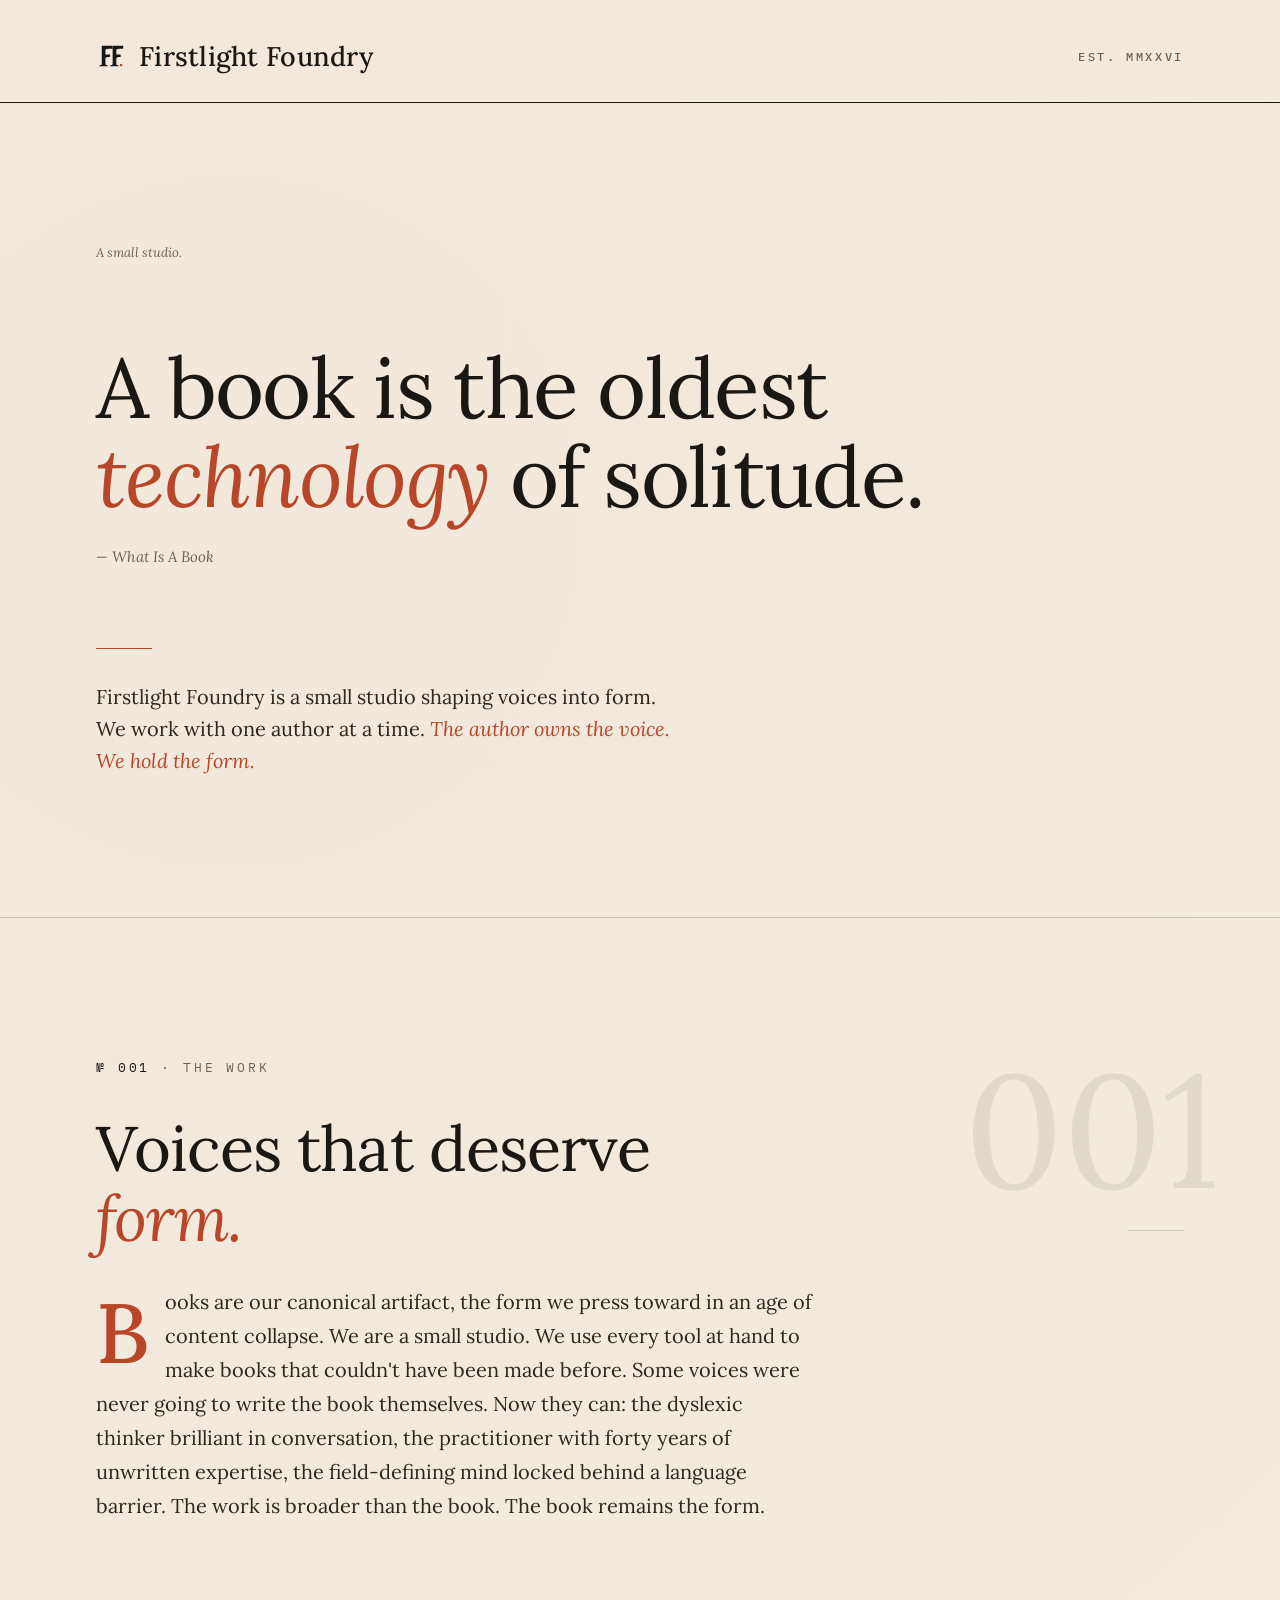
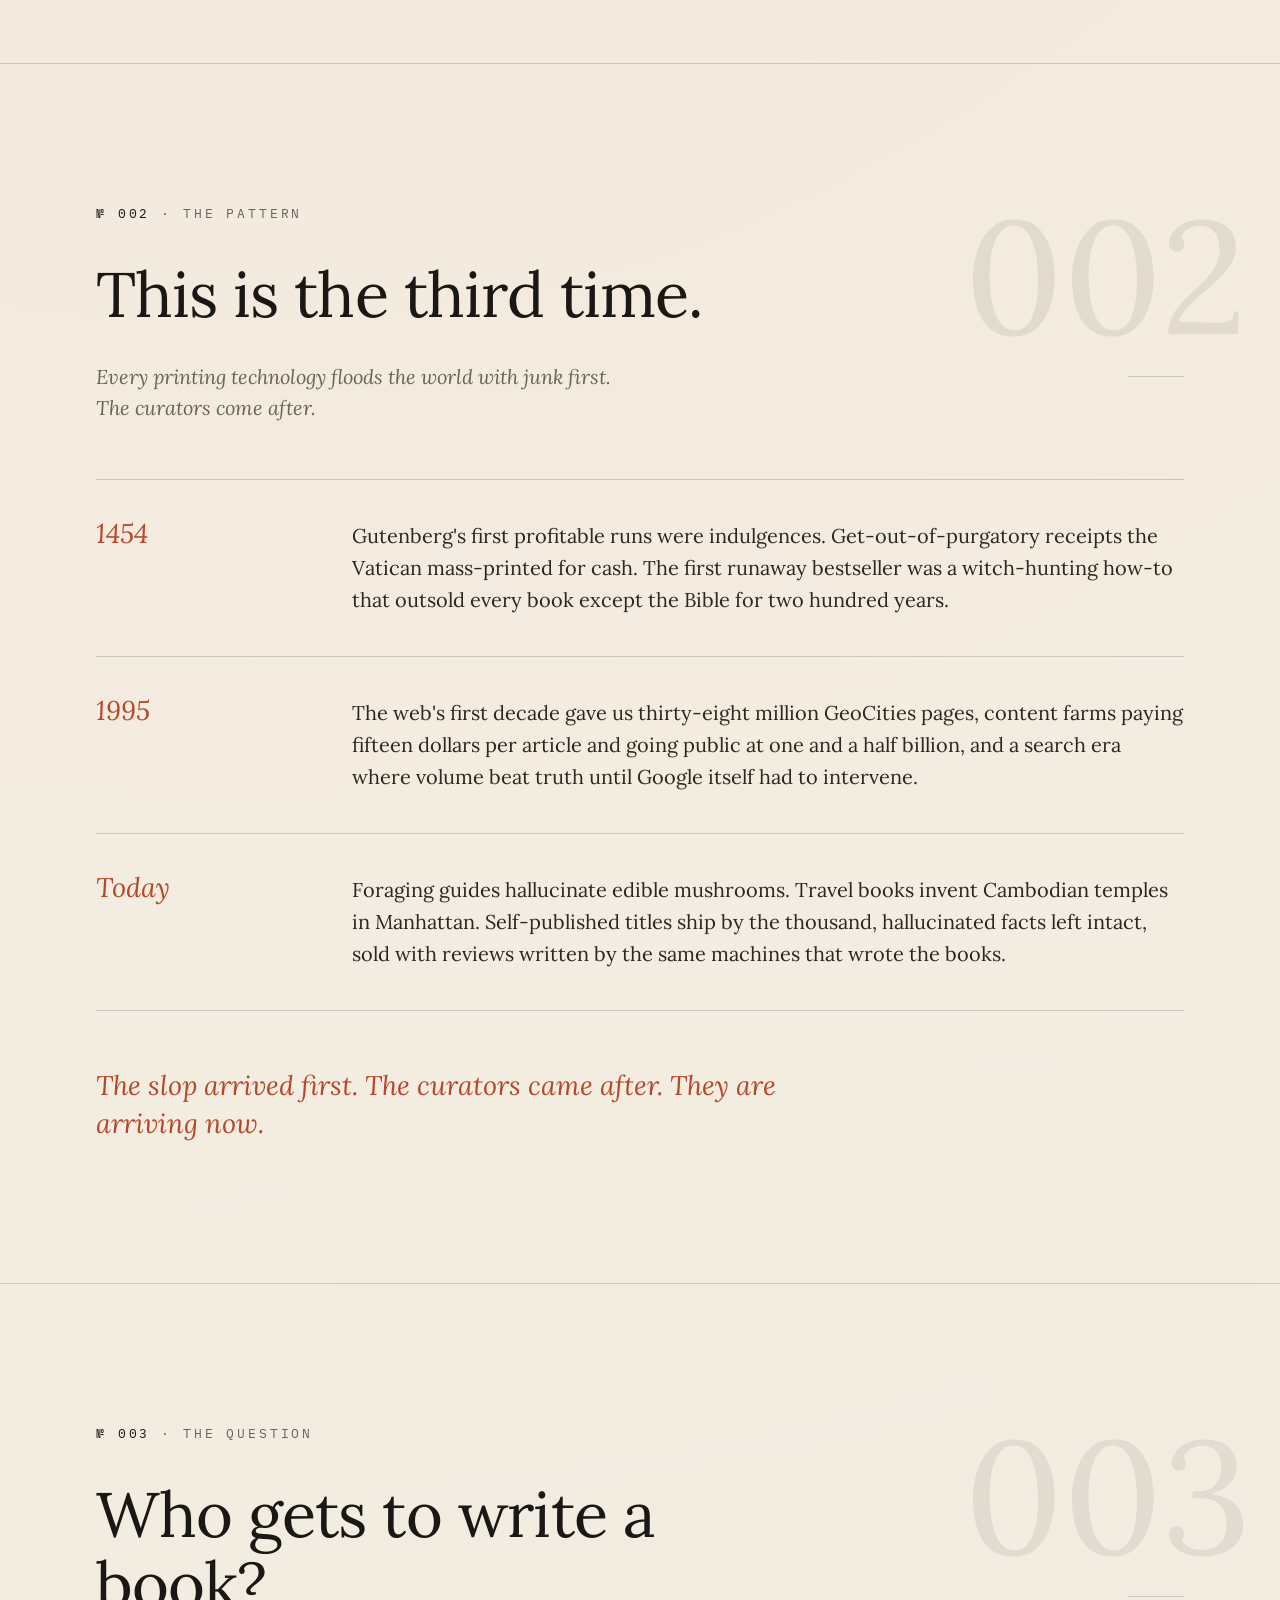
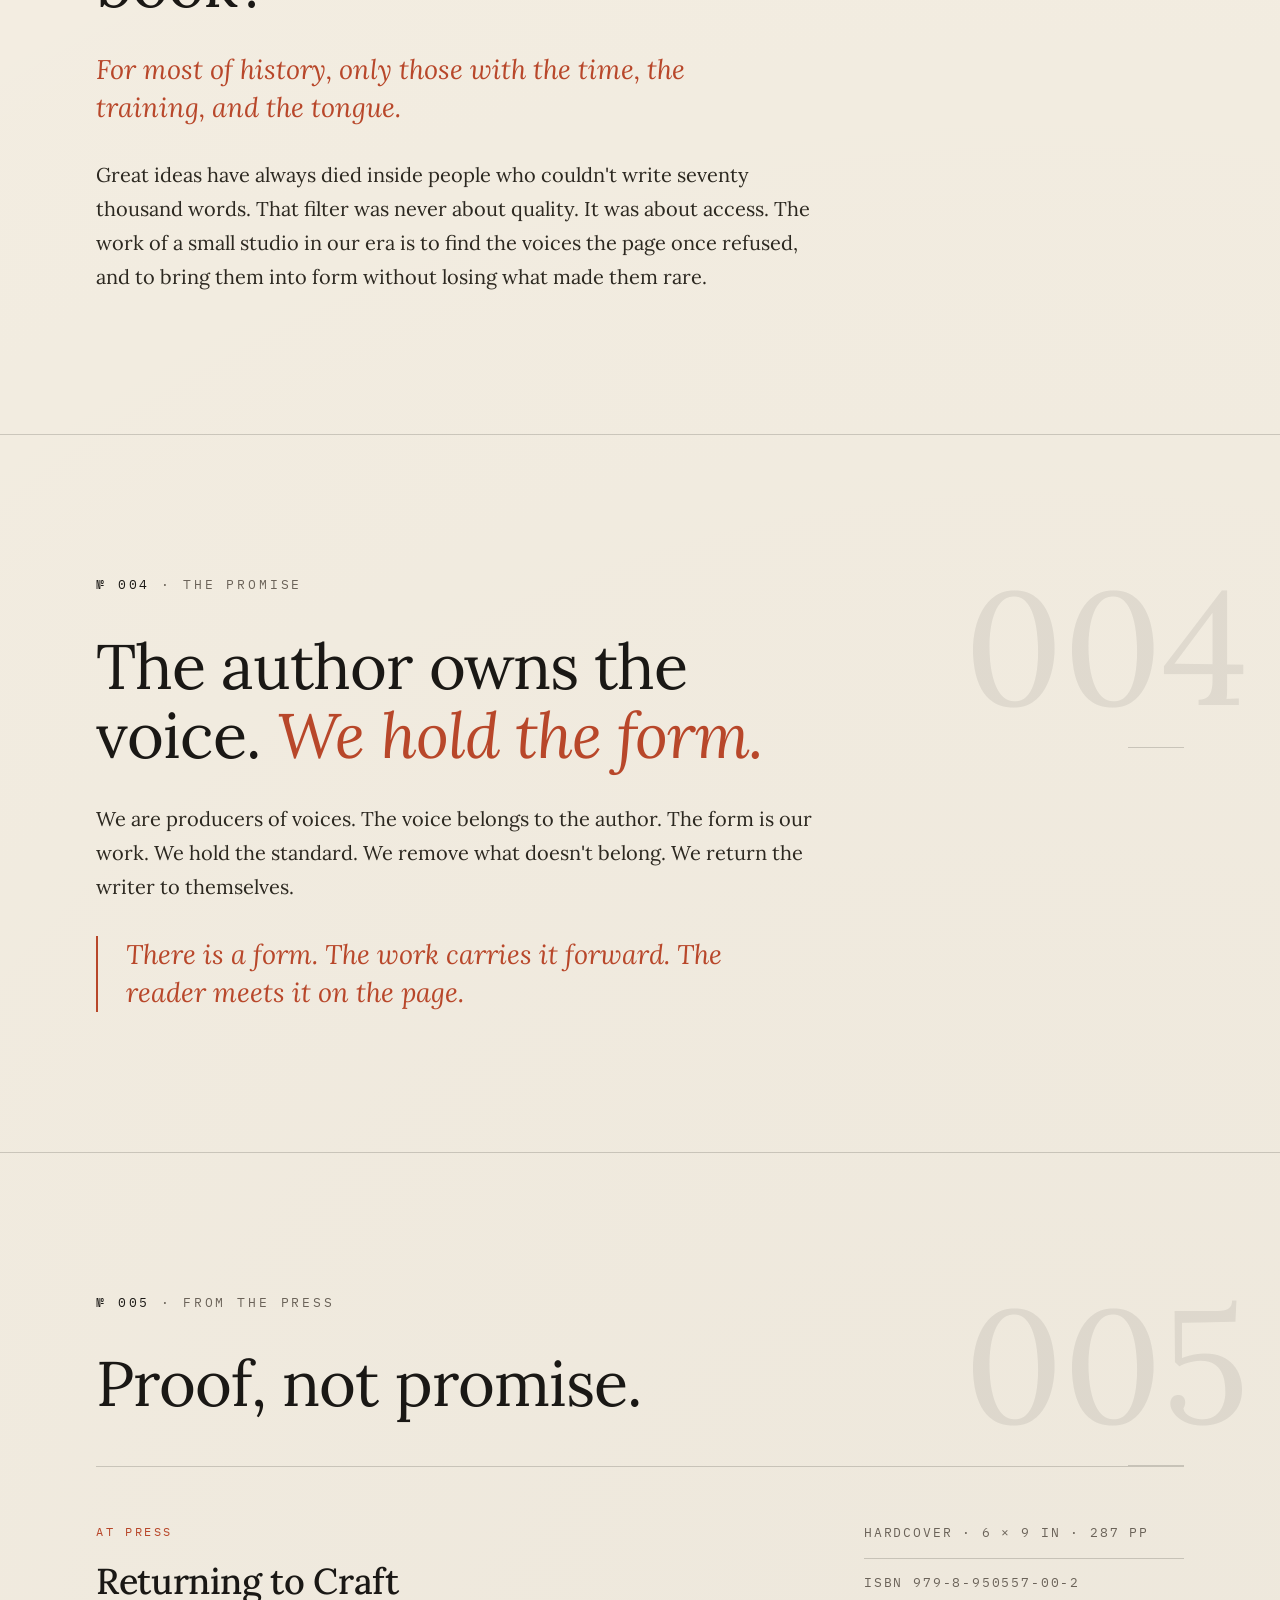
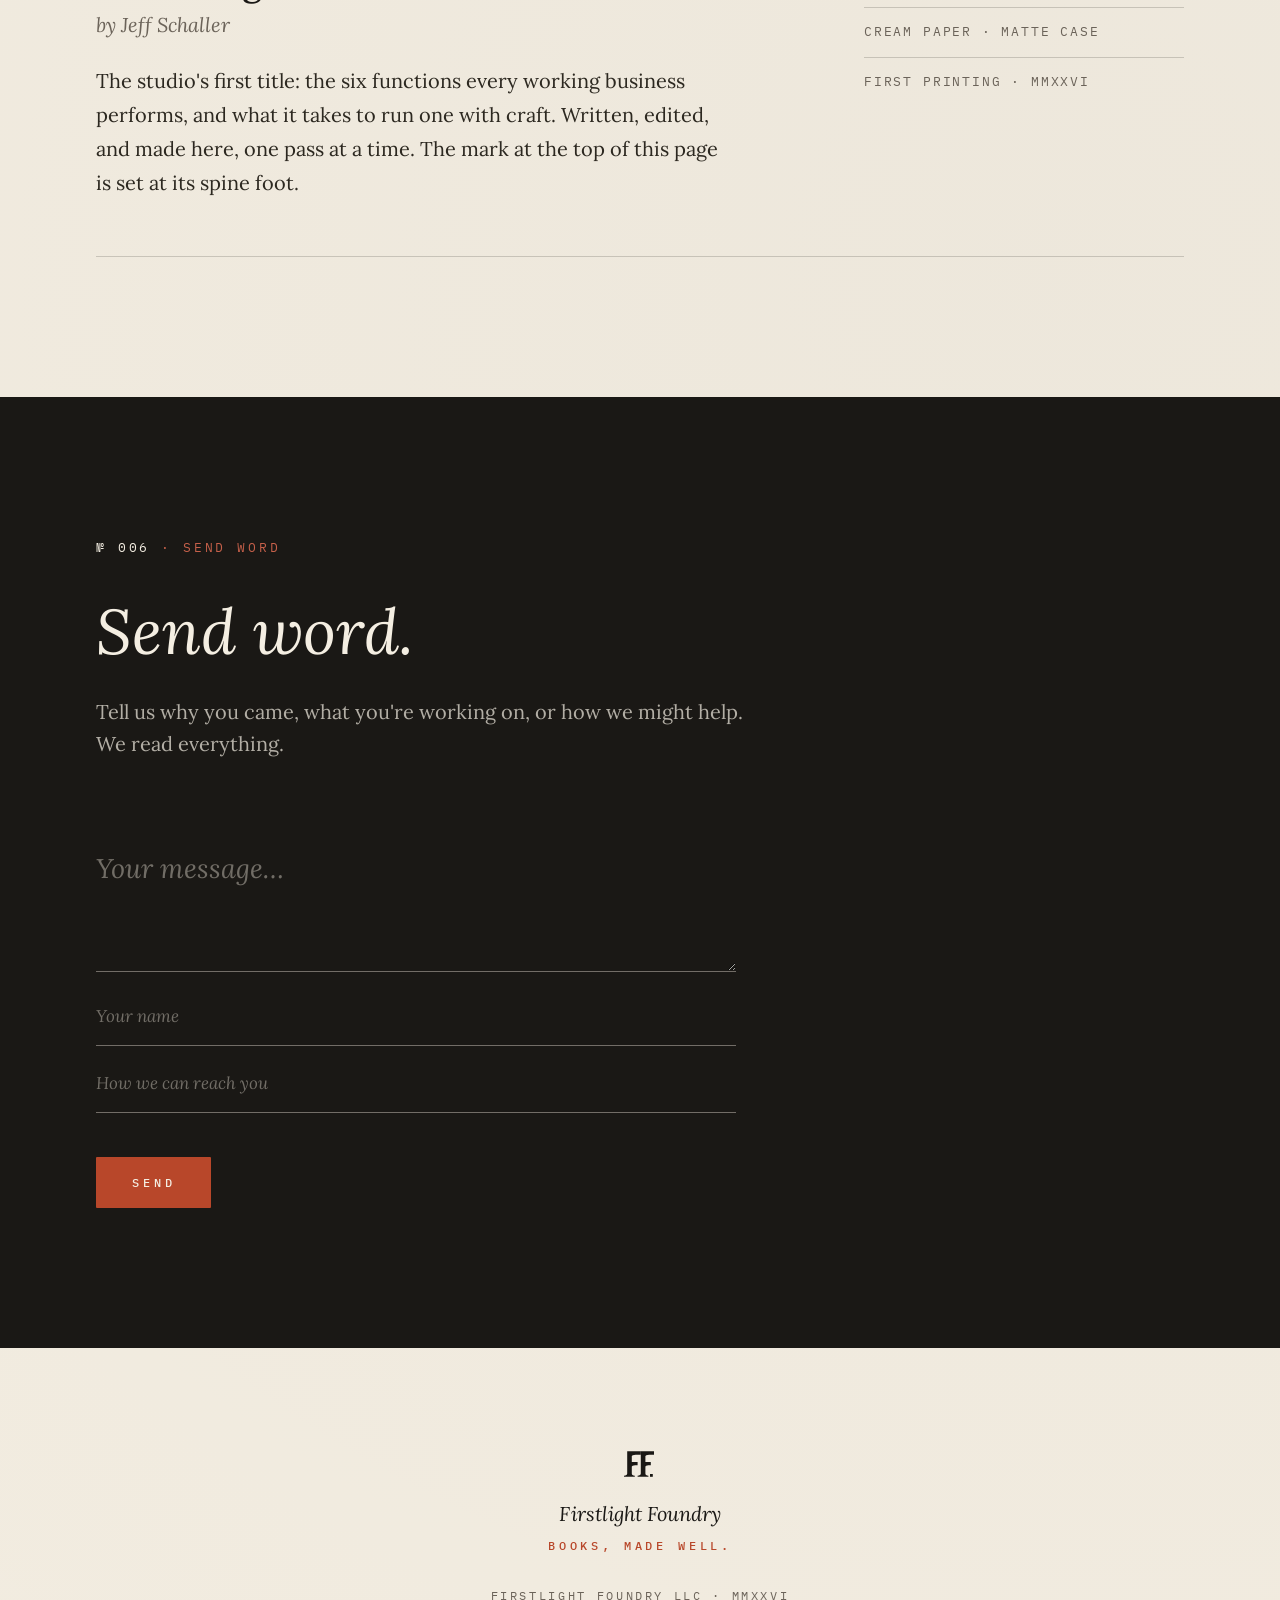
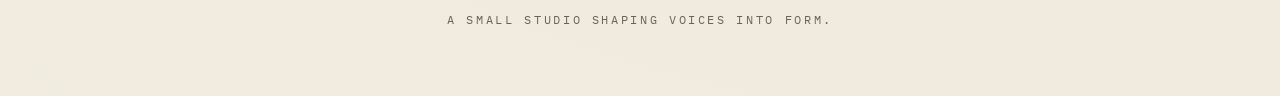
<file: index.html>
<!DOCTYPE html>
<html lang="en">
<head>
<meta charset="UTF-8">
<meta name="viewport" content="width=device-width, initial-scale=1.0, viewport-fit=cover">
<meta name="theme-color" content="#F4EEE2">
<title>Firstlight Foundry · A small studio shaping voices into form.</title>
<meta name="description" content="Firstlight Foundry is a small studio shaping voices into form. We work with one author at a time. The author owns the voice. We hold the form. Books, made well.">
<meta name="author" content="Firstlight Foundry LLC">

<meta property="og:type" content="website">
<meta property="og:title" content="Firstlight Foundry · A small studio shaping voices into form.">
<meta property="og:description" content="Firstlight Foundry is a small studio shaping voices into form. We work with one author at a time. The author owns the voice. We hold the form.">
<meta property="og:url" content="https://firstlightfoundry.com">
<meta property="og:site_name" content="Firstlight Foundry">
<meta property="og:image" content="https://firstlightfoundry.com/og-image.png">
<meta property="og:image:secure_url" content="https://firstlightfoundry.com/og-image.png">
<meta property="og:image:type" content="image/png">
<meta property="og:image:width" content="1200">
<meta property="og:image:height" content="630">
<meta property="og:image:alt" content="Firstlight Foundry — Voices that deserve form.">

<meta name="twitter:card" content="summary_large_image">
<meta name="twitter:title" content="Firstlight Foundry · A small studio shaping voices into form.">
<meta name="twitter:description" content="Firstlight Foundry is a small studio shaping voices into form. We work with one author at a time. The author owns the voice. We hold the form.">
<meta name="twitter:image" content="https://firstlightfoundry.com/og-image.png">
<meta name="twitter:image:alt" content="Firstlight Foundry — Voices that deserve form.">

<link rel="canonical" href="https://firstlightfoundry.com">

<link rel="preconnect" href="https://fonts.googleapis.com">
<link rel="preconnect" href="https://fonts.gstatic.com" crossorigin>
<link href="https://fonts.googleapis.com/css2?family=Lora:ital,wght@0,400;0,500;0,600;1,400;1,500&family=IBM+Plex+Mono:wght@400;500&display=swap" rel="stylesheet">
<link rel="icon" href="/favicon.svg" type="image/svg+xml">
<link rel="icon" href="/favicon-32.png" type="image/png" sizes="32x32">
<link rel="apple-touch-icon" href="/apple-touch-icon.png">

<script type="application/ld+json">
{
  "@context": "https://schema.org",
  "@type": "Organization",
  "name": "Firstlight Foundry",
  "alternateName": "Firstlight Foundry LLC",
  "url": "https://firstlightfoundry.com",
  "foundingDate": "2026-04-29",
  "founder": {
    "@type": "Person",
    "name": "Jeffrey Schaller"
  },
  "description": "A small studio shaping voices into form. We work with one author at a time. The author owns the voice. We hold the form.",
  "slogan": "Voices that deserve form.",
  "knowsAbout": [
    "book craft",
    "long-form books",
    "editorial craft",
    "voice work",
    "manuscript curation",
    "physical books"
  ],
  "areaServed": "Worldwide"
}
</script>

<style>
  *,*::before,*::after { margin: 0; padding: 0; box-sizing: border-box; }

  /* Type scale: Lora + IBM Plex Mono on a perfect fourth (1.333, base 20).
     Desktop steps: 13 · 20 · 27 · 36 · 47 · 63 · 84. Mobile: 12 · 17 · 22 · 28 · 34 · 42. */
  :root {
    --bg: #F4EEE2;
    --bg-alt: #EBE3D2;
    --ink: #1A1815;
    --ink-2: #2C2820;
    --muted: #6B6359;
    --ember: #B8472A;
    --ember-soft: #C5604A;
    --rule: rgba(26,24,21,0.18);
    --serif: 'Lora', Georgia, serif;
    --mono: 'IBM Plex Mono', 'Courier New', monospace;
  }

  html { scroll-behavior: smooth; }

  body {
    background: var(--bg);
    color: var(--ink);
    font-family: var(--serif);
    -webkit-font-smoothing: antialiased;
    line-height: 1.55;
    overflow-x: hidden;
    background-image:
      radial-gradient(circle at 18% 8%, rgba(184,71,42,0.04) 0%, transparent 45%),
      radial-gradient(circle at 82% 78%, rgba(26,24,21,0.03) 0%, transparent 50%);
  }

  /* Top masthead */
  .masthead {
    padding: 28px 28px 22px;
    border-bottom: 1px solid var(--ink);
    display: flex;
    justify-content: space-between;
    align-items: center;
    max-width: 1280px;
    margin: 0 auto;
  }
  @media (min-width: 900px) {
    .masthead { padding: 36px 96px 24px; }
  }
  .brand-mark {
    font-family: var(--serif);
    font-size: 20px;
    font-weight: 500;
    color: var(--ink);
    letter-spacing: 0.01em;
    text-decoration: none;
    display: inline-flex;
    align-items: center;
    gap: 11px;
  }
  .brand-glyph {
    width: 27px; height: 27px;
    display: block;
    transform: translateY(-1px);
  }
  @media (min-width: 900px) {
    .brand-mark { font-size: 27px; }
    .brand-glyph { width: 32px; height: 32px; }
  }
  .masthead-meta {
    font-family: var(--mono);
    font-size: 12px;
    font-weight: 500;
    letter-spacing: 0.22em;
    text-transform: uppercase;
    color: var(--muted);
  }

  /* Section shell — content column + folio rail */
  section {
    padding: 96px 28px;
    max-width: 1280px;
    margin: 0 auto;
  }
  @media (min-width: 900px) {
    section { padding: 140px 96px; }
  }
  section + section { border-top: 1px solid var(--rule); }

  .cols { display: block; }
  @media (min-width: 1100px) {
    .cols {
      display: grid;
      grid-template-columns: minmax(0, 1fr) 220px;
      gap: 72px;
      align-items: start;
    }
  }
  .folio {
    display: none;
  }
  @media (min-width: 1100px) {
    .folio {
      display: block;
      font-family: var(--serif);
      font-weight: 400;
      font-size: 160px;
      line-height: 0.9;
      text-align: right;
      color: rgba(26,24,21,0.08);
      user-select: none;
    }
    .folio::after {
      content: '';
      display: block;
      width: 56px;
      height: 1px;
      background: var(--rule);
      margin: 28px 0 0 auto;
    }
  }

  .eyebrow {
    font-family: var(--mono);
    font-size: 12px;
    letter-spacing: 0.22em;
    text-transform: uppercase;
    color: var(--muted);
    margin-bottom: 28px;
  }
  @media (min-width: 900px) {
    .eyebrow { font-size: 13px; margin-bottom: 36px; }
  }
  .eyebrow .no { color: var(--ink); }

  /* Hero */
  .hero {
    padding-top: 80px;
    padding-bottom: 80px;
  }
  @media (min-width: 900px) {
    .hero { padding-top: 140px; padding-bottom: 140px; }
  }
  .issue {
    font-family: var(--serif);
    font-style: italic;
    font-size: 12px;
    color: var(--muted);
    margin-bottom: 56px;
  }
  @media (min-width: 900px) {
    .issue { font-size: 13px; margin-bottom: 80px; }
  }
  .hero-quote {
    font-family: var(--serif);
    font-weight: 400;
    font-size: 42px;
    line-height: 1.06;
    letter-spacing: -0.02em;
    color: var(--ink);
    margin-bottom: 24px;
    max-width: 16ch;
  }
  @media (min-width: 900px) {
    .hero-quote { font-size: 84px; }
  }
  .hero-quote em {
    font-style: italic;
    color: var(--ember);
  }
  .hero-attr {
    font-family: var(--serif);
    font-style: italic;
    font-size: 13px;
    color: var(--muted);
    margin-bottom: 80px;
  }
  @media (min-width: 900px) {
    .hero-attr { font-size: 15px; }
  }
  .accent-rule {
    width: 56px;
    height: 1px;
    background: var(--ember);
    margin: 0 0 32px;
  }
  .hero-tag {
    font-family: var(--serif);
    font-size: 17px;
    font-weight: 400;
    color: var(--ink-2);
    max-width: 48ch;
    line-height: 1.6;
  }
  @media (min-width: 900px) {
    .hero-tag { font-size: 20px; }
  }
  .hero-tag em {
    font-style: italic;
    color: var(--ember);
  }

  /* Section headlines — one size, one voice */
  .headline {
    font-family: var(--serif);
    font-weight: 400;
    font-size: 34px;
    line-height: 1.1;
    letter-spacing: -0.015em;
    color: var(--ink);
    margin-bottom: 28px;
    max-width: 18ch;
  }
  @media (min-width: 900px) {
    .headline { font-size: 63px; margin-bottom: 32px; }
  }
  .headline em {
    font-style: italic;
    color: var(--ember);
  }

  .body-text {
    font-family: var(--serif);
    font-size: 17px;
    line-height: 1.7;
    color: var(--ink-2);
    max-width: 60ch;
  }
  @media (min-width: 900px) {
    .body-text { font-size: 20px; }
  }

  .callout {
    font-family: var(--serif);
    font-style: italic;
    font-size: 22px;
    line-height: 1.4;
    color: var(--ember);
    max-width: 44ch;
  }
  @media (min-width: 900px) {
    .callout { font-size: 27px; }
  }

  /* Stance */
  .stance-body { position: relative; }
  .drop-cap {
    float: left;
    font-family: var(--serif);
    font-weight: 500;
    color: var(--ember);
    font-size: 60px;
    line-height: 0.85;
    padding: 8px 12px 0 0;
  }
  @media (min-width: 900px) {
    .drop-cap { font-size: 84px; padding: 12px 16px 0 0; }
  }

  /* Pattern */
  .pattern-sub {
    font-family: var(--serif);
    font-style: italic;
    font-size: 17px;
    color: var(--muted);
    margin-bottom: 56px;
    max-width: 44ch;
  }
  @media (min-width: 900px) {
    .pattern-sub { font-size: 20px; }
  }
  .pattern-row {
    padding: 28px 0;
    border-top: 1px solid var(--rule);
    display: grid;
    grid-template-columns: 1fr;
    gap: 12px;
  }
  .pattern-row:last-of-type {
    border-bottom: 1px solid var(--rule);
  }
  @media (min-width: 700px) {
    .pattern-row {
      grid-template-columns: 200px 1fr;
      gap: 56px;
      padding: 40px 0;
      align-items: baseline;
    }
  }
  .pattern-year {
    font-family: var(--serif);
    font-style: italic;
    font-size: 22px;
    color: var(--ember);
    line-height: 1;
  }
  @media (min-width: 900px) {
    .pattern-year { font-size: 27px; }
  }
  .pattern-line {
    font-family: var(--serif);
    font-size: 17px;
    line-height: 1.6;
    color: var(--ink-2);
  }
  @media (min-width: 900px) {
    .pattern-line { font-size: 20px; }
  }
  .pattern-close {
    margin-top: 56px;
  }

  /* The Press — catalog entry */
  .press-entry {
    border-top: 1px solid var(--rule);
    border-bottom: 1px solid var(--rule);
    padding: 40px 0;
    display: grid;
    grid-template-columns: 1fr;
    gap: 40px;
  }
  @media (min-width: 900px) {
    .press-entry {
      grid-template-columns: minmax(0, 1fr) 320px;
      gap: 72px;
      padding: 56px 0;
      align-items: start;
    }
  }
  .press-status {
    font-family: var(--mono);
    font-size: 12px;
    letter-spacing: 0.22em;
    text-transform: uppercase;
    color: var(--ember);
    margin-bottom: 20px;
  }
  .press-title {
    font-family: var(--serif);
    font-weight: 500;
    font-size: 28px;
    line-height: 1.15;
    letter-spacing: -0.01em;
    color: var(--ink);
    margin-bottom: 6px;
  }
  @media (min-width: 900px) {
    .press-title { font-size: 36px; }
  }
  .press-author {
    font-family: var(--serif);
    font-style: italic;
    font-size: 17px;
    color: var(--muted);
    margin-bottom: 24px;
  }
  @media (min-width: 900px) {
    .press-author { font-size: 20px; }
  }
  .press-desc {
    font-family: var(--serif);
    font-size: 17px;
    line-height: 1.7;
    color: var(--ink-2);
    max-width: 52ch;
  }
  @media (min-width: 900px) {
    .press-desc { font-size: 20px; }
  }
  .press-spec {
    font-family: var(--mono);
    font-size: 12px;
    letter-spacing: 0.14em;
    text-transform: uppercase;
    color: var(--muted);
    line-height: 1.6;
  }
  @media (min-width: 900px) {
    .press-spec { font-size: 13px; }
  }
  .press-spec div {
    padding: 14px 0;
    border-bottom: 1px solid var(--rule);
  }
  .press-spec div:first-child { padding-top: 0; }
  .press-spec div:last-child { border-bottom: 0; }

  /* Promise */
  .promise-close {
    border-left: 2px solid var(--ember);
    padding-left: 22px;
    margin-top: 32px;
  }
  @media (min-width: 900px) {
    .promise-close { padding-left: 28px; }
  }

  /* Begin */
  .begin {
    background: var(--ink);
    color: var(--bg);
    margin: 0;
    max-width: none;
    padding-left: 28px;
    padding-right: 28px;
  }
  @media (min-width: 900px) {
    .begin {
      padding-left: 96px;
      padding-right: 96px;
    }
  }
  .begin-inner {
    max-width: 1280px;
    margin: 0 auto;
  }
  .begin .eyebrow { color: var(--ember-soft); }
  .begin .eyebrow .no { color: var(--bg); }
  .begin-prompt {
    font-family: var(--serif);
    font-style: italic;
    font-weight: 400;
    font-size: 34px;
    line-height: 1.18;
    color: var(--bg);
    margin-bottom: 40px;
    max-width: 22ch;
  }
  @media (min-width: 900px) {
    .begin-prompt { font-size: 63px; margin-bottom: 28px; }
  }
  .begin-sub {
    font-family: var(--serif);
    font-size: 17px;
    line-height: 1.6;
    color: rgba(244,238,226,0.7);
    margin-bottom: 56px;
    max-width: 56ch;
  }
  @media (min-width: 900px) {
    .begin-sub { font-size: 20px; margin-bottom: 72px; }
  }

  form { max-width: 64ch; }
  .form-row { margin-bottom: 8px; }
  .form-input,
  .form-textarea {
    width: 100%;
    background: transparent;
    border: 0;
    border-bottom: 1px solid rgba(244,238,226,0.4);
    padding: 18px 0;
    font-family: var(--serif);
    font-size: 17px;
    color: var(--bg);
    outline: none;
    transition: border-color .2s;
  }
  .form-textarea {
    min-height: 120px;
    font-family: var(--serif);
    font-style: italic;
    font-size: 22px;
    line-height: 1.4;
    resize: vertical;
  }
  @media (min-width: 900px) {
    .form-textarea { font-size: 27px; min-height: 140px; }
  }
  .form-input::placeholder,
  .form-textarea::placeholder {
    color: rgba(244,238,226,0.4);
    font-style: italic;
  }
  .form-input:focus,
  .form-textarea:focus {
    border-color: var(--ember-soft);
  }
  .form-submit {
    margin-top: 36px;
    background: var(--ember);
    color: var(--bg);
    border: 0;
    padding: 18px 36px;
    font-family: var(--mono);
    font-size: 12px;
    font-weight: 500;
    letter-spacing: 0.32em;
    text-transform: uppercase;
    cursor: pointer;
    border-radius: 1px;
    transition: background .2s;
  }
  .form-submit:hover { background: var(--ember-soft); }

  /* Footer */
  footer {
    padding: 64px 28px 56px;
    text-align: center;
  }
  @media (min-width: 900px) { footer { padding: 96px 96px 64px; } }
  .foot-glyph {
    width: 40px; height: 40px;
    display: block;
    margin: 0 auto 14px;
  }
  .foot-mark {
    font-family: var(--serif);
    font-style: italic;
    font-size: 20px;
    color: var(--ink);
    margin-bottom: 8px;
  }
  .foot-tag {
    font-family: var(--mono);
    font-size: 12px;
    font-weight: 500;
    letter-spacing: 0.32em;
    text-transform: uppercase;
    color: var(--ember);
    margin-bottom: 28px;
  }
  .foot-meta {
    font-family: var(--mono);
    font-size: 12px;
    letter-spacing: 0.22em;
    text-transform: uppercase;
    color: var(--muted);
    line-height: 2;
  }
</style>
</head>
<body>

<div class="masthead">
  <a href="#" class="brand-mark"><svg class="brand-glyph" viewBox="0 0 100 100" role="img" aria-label="Firstlight Foundry colophon"><g fill="#1A1815"><path d="M18 18 L52 18 L52 27 C40 27 33 26.5 29.5 30 L29.5 45 L44 45 L44 53 C37 53 32.5 52.8 29.5 56 L29.5 74 C29.5 78 32 78.6 37 79.6 L37 82 L10 82 L10 79.6 C15 78.6 18 78 18 74 Z"/><path d="M52 18 L85 18 L85 27 C73 27 67 26.5 63.5 30 L63.5 45 L77 45 L77 53 C70 53 66.5 52.8 63.5 56 L63.5 74 C63.5 78 66 78.6 71 79.6 L71 82 L44 82 L44 79.6 C49 78.6 52 78 52 74 Z"/></g><rect x="75" y="75" width="7" height="7" fill="#B8472A"/></svg><span>Firstlight Foundry</span></a>
  <span class="masthead-meta">Est. MMXXVI</span>
</div>

<main>

  <!-- HERO -->
  <section class="hero" id="top">
    <div class="issue">A small studio.</div>
    <h1 class="hero-quote">A book is the oldest <em>technology</em> of solitude.</h1>
    <div class="hero-attr">— What Is A Book</div>
    <div class="accent-rule"></div>
    <p class="hero-tag">Firstlight Foundry is a small studio shaping voices into form. We work with one author at a time. <em>The author owns the voice. We hold the form.</em></p>
  </section>

  <!-- THE WORK -->
  <section id="stance">
    <div class="cols">
      <div>
        <div class="eyebrow"><span class="no">№ 001</span> · The Work</div>
        <h2 class="headline">Voices that deserve <em>form.</em></h2>
        <p class="body-text stance-body"><span class="drop-cap">B</span>ooks are our canonical artifact, the form we press toward in an age of content collapse. We are a small studio. We use every tool at hand to make books that couldn't have been made before. Some voices were never going to write the book themselves. Now they can: the dyslexic thinker brilliant in conversation, the practitioner with forty years of unwritten expertise, the field-defining mind locked behind a language barrier. The work is broader than the book. The book remains the form.</p>
      </div>
      <div class="folio">001</div>
    </div>
  </section>

  <!-- THE PATTERN -->
  <section id="pattern">
    <div class="cols">
      <div>
        <div class="eyebrow"><span class="no">№ 002</span> · The Pattern</div>
        <h2 class="headline">This is the third time.</h2>
        <p class="pattern-sub">Every printing technology floods the world with junk first. The curators come after.</p>
      </div>
      <div class="folio">002</div>
    </div>

    <div class="pattern-row">
      <div class="pattern-year">1454</div>
      <div class="pattern-line">Gutenberg's first profitable runs were indulgences. Get-out-of-purgatory receipts the Vatican mass-printed for cash. The first runaway bestseller was a witch-hunting how-to that outsold every book except the Bible for two hundred years.</div>
    </div>

    <div class="pattern-row">
      <div class="pattern-year">1995</div>
      <div class="pattern-line">The web's first decade gave us thirty-eight million GeoCities pages, content farms paying fifteen dollars per article and going public at one and a half billion, and a search era where volume beat truth until Google itself had to intervene.</div>
    </div>

    <div class="pattern-row">
      <div class="pattern-year">Today</div>
      <div class="pattern-line">Foraging guides hallucinate edible mushrooms. Travel books invent Cambodian temples in Manhattan. Self-published titles ship by the thousand, hallucinated facts left intact, sold with reviews written by the same machines that wrote the books.</div>
    </div>

    <p class="callout pattern-close">The slop arrived first. The curators came after. They are arriving now.</p>
  </section>

  <!-- THE QUESTION -->
  <section id="question">
    <div class="cols">
      <div>
        <div class="eyebrow"><span class="no">№ 003</span> · The Question</div>
        <h2 class="headline">Who gets to write a book?</h2>
        <p class="callout" style="margin-bottom: 32px;">For most of history, only those with the time, the training, and the tongue.</p>
        <p class="body-text">Great ideas have always died inside people who couldn't write seventy thousand words. That filter was never about quality. It was about access. The work of a small studio in our era is to find the voices the page once refused, and to bring them into form without losing what made them rare.</p>
      </div>
      <div class="folio">003</div>
    </div>
  </section>

  <!-- THE PROMISE -->
  <section id="promise">
    <div class="cols">
      <div>
        <div class="eyebrow"><span class="no">№ 004</span> · The Promise</div>
        <h2 class="headline">The author owns the voice. <em>We hold the form.</em></h2>
        <p class="body-text">We are producers of voices. The voice belongs to the author. The form is our work. We hold the standard. We remove what doesn't belong. We return the writer to themselves.</p>
        <p class="callout promise-close">There is a form. The work carries it forward. The reader meets it on the page.</p>
      </div>
      <div class="folio">004</div>
    </div>
  </section>

  <!-- FROM THE PRESS -->
  <section id="press">
    <div class="cols">
      <div>
        <div class="eyebrow"><span class="no">№ 005</span> · From the Press</div>
        <h2 class="headline">Proof, not promise.</h2>
      </div>
      <div class="folio">005</div>
    </div>

    <div class="press-entry">
      <div>
        <div class="press-status">At press</div>
        <div class="press-title">Returning to Craft</div>
        <div class="press-author">by Jeff Schaller</div>
        <p class="press-desc">The studio's first title: the six functions every working business performs, and what it takes to run one with craft. Written, edited, and made here, one pass at a time. The mark at the top of this page is set at its spine foot.</p>
      </div>
      <div class="press-spec">
        <div>Hardcover · 6 × 9 in · 287 pp</div>
        <div>ISBN 979-8-950557-00-2</div>
        <div>Cream paper · Matte case</div>
        <div>First printing · MMXXVI</div>
      </div>
    </div>
  </section>

  <!-- SEND WORD -->
  <section id="begin" class="begin">
    <div class="begin-inner">
      <div class="eyebrow"><span class="no">№ 006</span> · Send Word</div>
      <h2 class="begin-prompt">Send word.</h2>
      <p class="begin-sub">Tell us why you came, what you're working on, or how we might help. We read everything.</p>

      <form name="send-word" method="POST" data-netlify="true" netlify-honeypot="bot-field" action="/thank-you">
        <input type="hidden" name="form-name" value="send-word">
        <p style="position:absolute;left:-9999px;width:1px;height:1px;opacity:0;" aria-hidden="true">
          <label>Don't fill this out if you're human: <input name="bot-field" tabindex="-1" autocomplete="off"></label>
        </p>
        <div class="form-row">
          <textarea name="message" class="form-textarea" placeholder="Your message…" required></textarea>
        </div>
        <div class="form-row">
          <input type="text" name="name" class="form-input" placeholder="Your name" required>
        </div>
        <div class="form-row">
          <input type="text" name="contact" class="form-input" placeholder="How we can reach you" required>
        </div>
        <button type="submit" class="form-submit">Send</button>
      </form>
    </div>
  </section>

</main>

<footer>
  <svg class="foot-glyph" viewBox="0 0 100 100" role="img" aria-label="Firstlight Foundry colophon"><g fill="#1A1815"><path d="M18 18 L52 18 L52 27 C40 27 33 26.5 29.5 30 L29.5 45 L44 45 L44 53 C37 53 32.5 52.8 29.5 56 L29.5 74 C29.5 78 32 78.6 37 79.6 L37 82 L10 82 L10 79.6 C15 78.6 18 78 18 74 Z"/><path d="M52 18 L85 18 L85 27 C73 27 67 26.5 63.5 30 L63.5 45 L77 45 L77 53 C70 53 66.5 52.8 63.5 56 L63.5 74 C63.5 78 66 78.6 71 79.6 L71 82 L44 82 L44 79.6 C49 78.6 52 78 52 74 Z"/></g><rect x="75" y="75" width="7" height="7" fill="#1A1815"/></svg>
  <div class="foot-mark">Firstlight Foundry</div>
  <div class="foot-tag">Books, made well.</div>
  <div class="foot-meta">
    Firstlight Foundry LLC · MMXXVI<br>
    A small studio shaping voices into form.
  </div>
</footer>

</body>
</html>
</file>
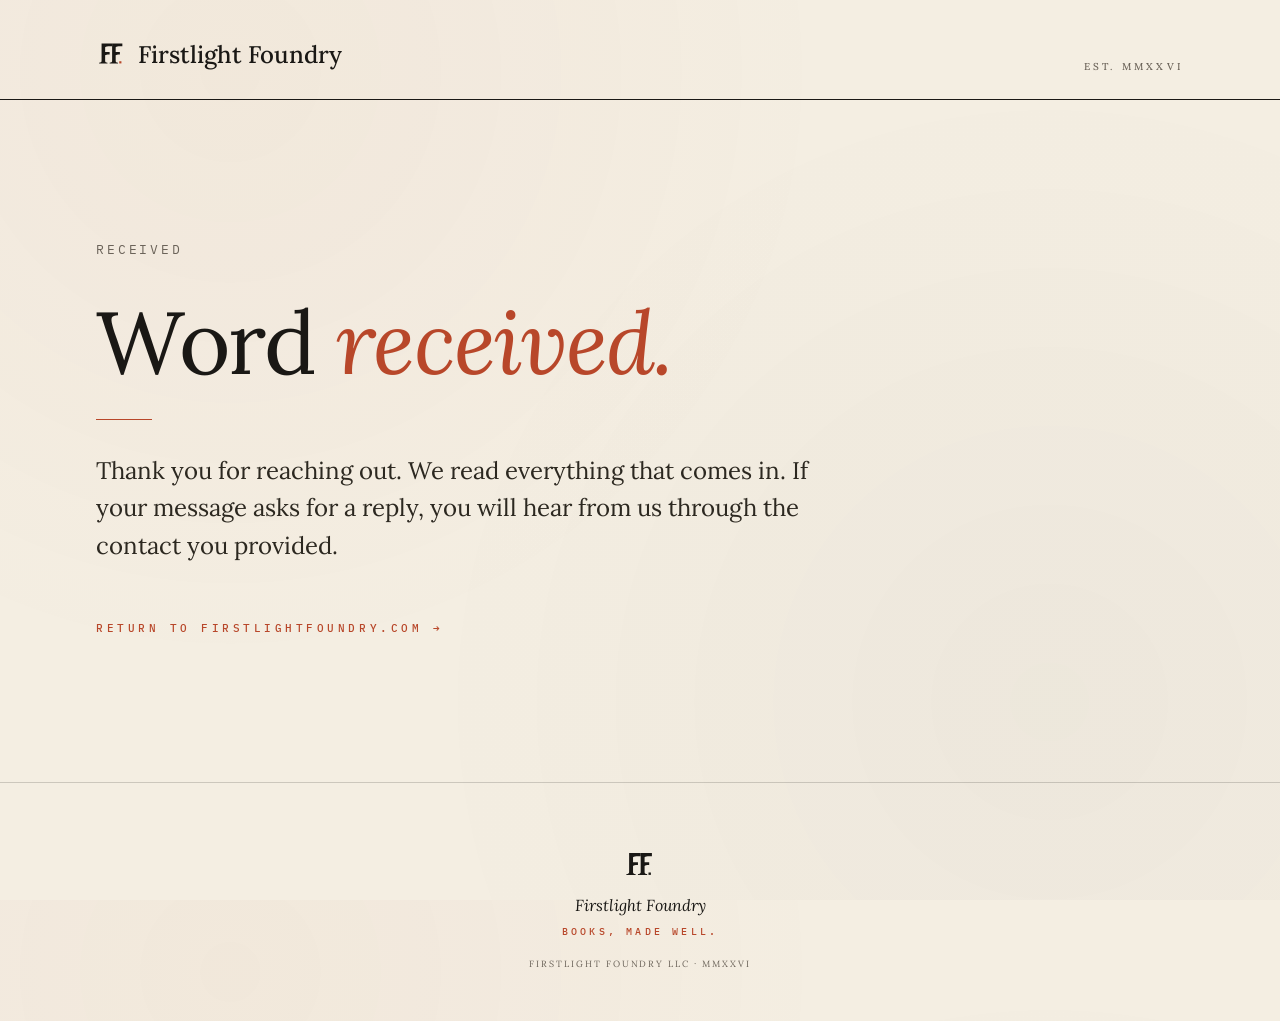
<file: thank-you.html>
<!DOCTYPE html>
<html lang="en">
<head>
<meta charset="UTF-8">
<meta name="viewport" content="width=device-width, initial-scale=1.0, viewport-fit=cover">
<meta name="theme-color" content="#F4EEE2">
<meta name="robots" content="noindex">
<title>Word received — Firstlight Foundry</title>
<meta name="description" content="Your message has been received. We read everything that comes in.">

<link rel="canonical" href="https://firstlightfoundry.com/thank-you">

<link rel="preconnect" href="https://fonts.googleapis.com">
<link rel="preconnect" href="https://fonts.gstatic.com" crossorigin>
<link href="https://fonts.googleapis.com/css2?family=Lora:ital,wght@0,400;0,500;0,600;1,400;1,500&family=IBM+Plex+Mono:wght@400;500&display=swap" rel="stylesheet">
<link rel="icon" href="/favicon.svg" type="image/svg+xml">
<link rel="icon" href="/favicon-32.png" type="image/png" sizes="32x32">
<link rel="apple-touch-icon" href="/apple-touch-icon.png">

<style>
  *,*::before,*::after { margin: 0; padding: 0; box-sizing: border-box; }

  :root {
    --bg: #F4EEE2;
    --ink: #1A1815;
    --ink-2: #2C2820;
    --muted: #6B6359;
    --ember: #B8472A;
  }

  html, body {
    height: 100%;
  }

  body {
    background: var(--bg);
    color: var(--ink);
    font-family: 'Lora', Georgia, serif;
    -webkit-font-smoothing: antialiased;
    line-height: 1.55;
    background-image:
      radial-gradient(circle at 18% 8%, rgba(184,71,42,0.04) 0%, transparent 45%),
      radial-gradient(circle at 82% 78%, rgba(26,24,21,0.03) 0%, transparent 50%);
    display: flex;
    flex-direction: column;
    min-height: 100vh;
  }

  .masthead {
    padding: 28px 28px 22px;
    border-bottom: 1px solid var(--ink);
    display: flex;
    justify-content: space-between;
    align-items: baseline;
    max-width: 1280px;
    width: 100%;
    margin: 0 auto;
  }
  @media (min-width: 900px) {
    .masthead { padding: 36px 96px 24px; }
  }
  .brand-mark {
    font-family: 'Lora', Georgia, serif;
    font-size: 20px;
    font-weight: 500;
    color: var(--ink);
    text-decoration: none;
    display: inline-flex;
    align-items: center;
    gap: 11px;
  }
  .brand-glyph {
    width: 27px; height: 27px;
    display: block;
    transform: translateY(-1px);
  }
  @media (min-width: 900px) {
    .brand-mark { font-size: 24px; }
    .brand-glyph { width: 31px; height: 31px; }
  }
  .masthead-meta {
    font-size: 10px;
    font-weight: 500;
    letter-spacing: 0.32em;
    text-transform: uppercase;
    color: var(--muted);
  }

  main {
    flex: 1;
    display: flex;
    flex-direction: column;
    justify-content: center;
    padding: 80px 28px;
    max-width: 1280px;
    width: 100%;
    margin: 0 auto;
  }
  @media (min-width: 900px) {
    main { padding: 140px 96px; }
  }

  .eyebrow {
    font-family: 'IBM Plex Mono', monospace;
    font-size: 12px;
    letter-spacing: 0.22em;
    text-transform: uppercase;
    color: var(--muted);
    margin-bottom: 28px;
  }
  @media (min-width: 900px) {
    .eyebrow { font-size: 13px; margin-bottom: 36px; }
  }

  .headline {
    font-family: 'Lora', Georgia, serif;
    font-weight: 400;
    font-size: 44px;
    line-height: 1.04;
    letter-spacing: -0.02em;
    color: var(--ink);
    margin-bottom: 32px;
    max-width: 14ch;
  }
  @media (min-width: 900px) {
    .headline { font-size: 88px; }
  }
  .headline em { font-style: italic; color: var(--ember); }

  .accent-rule {
    width: 56px;
    height: 1px;
    background: var(--ember);
    margin: 0 0 32px;
  }

  .body {
    font-family: 'Lora', Georgia, serif;
    font-size: 19px;
    line-height: 1.55;
    color: var(--ink-2);
    max-width: 48ch;
    margin-bottom: 56px;
  }
  @media (min-width: 900px) {
    .body { font-size: 24px; }
  }

  .return {
    font-family: 'IBM Plex Mono', monospace;
    font-size: 11px;
    font-weight: 500;
    letter-spacing: 0.32em;
    text-transform: uppercase;
    color: var(--ember);
    text-decoration: none;
    border-bottom: 1px solid transparent;
    padding-bottom: 4px;
    transition: border-color .2s;
  }
  .return:hover { border-color: var(--ember); }

  footer {
    padding: 56px 28px 44px;
    text-align: center;
    border-top: 1px solid rgba(26,24,21,0.18);
  }
  @media (min-width: 900px) { footer { padding: 64px 96px 48px; } }
  .foot-glyph {
    width: 34px; height: 34px;
    display: block;
    margin: 0 auto 12px;
  }
  .foot-mark {
    font-family: 'Lora', Georgia, serif;
    font-style: italic;
    font-size: 16px;
    color: var(--ink);
    margin-bottom: 6px;
  }
  .foot-tag {
    font-family: 'IBM Plex Mono', monospace;
    font-size: 10px;
    font-weight: 500;
    letter-spacing: 0.32em;
    text-transform: uppercase;
    color: var(--ember);
    margin-bottom: 16px;
  }
  .foot-meta {
    font-size: 9px;
    letter-spacing: 0.22em;
    text-transform: uppercase;
    color: var(--muted);
    line-height: 2;
  }
</style>
</head>
<body>

<div class="masthead">
  <a href="/" class="brand-mark"><svg class="brand-glyph" viewBox="0 0 100 100" role="img" aria-label="Firstlight Foundry colophon"><g fill="#1A1815"><path d="M18 18 L52 18 L52 27 C40 27 33 26.5 29.5 30 L29.5 45 L44 45 L44 53 C37 53 32.5 52.8 29.5 56 L29.5 74 C29.5 78 32 78.6 37 79.6 L37 82 L10 82 L10 79.6 C15 78.6 18 78 18 74 Z"/><path d="M52 18 L85 18 L85 27 C73 27 67 26.5 63.5 30 L63.5 45 L77 45 L77 53 C70 53 66.5 52.8 63.5 56 L63.5 74 C63.5 78 66 78.6 71 79.6 L71 82 L44 82 L44 79.6 C49 78.6 52 78 52 74 Z"/></g><rect x="75" y="75" width="7" height="7" fill="#B8472A"/></svg><span>Firstlight Foundry</span></a>
  <span class="masthead-meta">Est. MMXXVI</span>
</div>

<main>
  <div class="eyebrow">Received</div>
  <h1 class="headline">Word <em>received.</em></h1>
  <div class="accent-rule"></div>
  <p class="body">Thank you for reaching out. We read everything that comes in. If your message asks for a reply, you will hear from us through the contact you provided.</p>
  <a href="/" class="return">Return to firstlightfoundry.com →</a>
</main>

<footer>
  <svg class="foot-glyph" viewBox="0 0 100 100" role="img" aria-label="Firstlight Foundry colophon"><g fill="#1A1815"><path d="M18 18 L52 18 L52 27 C40 27 33 26.5 29.5 30 L29.5 45 L44 45 L44 53 C37 53 32.5 52.8 29.5 56 L29.5 74 C29.5 78 32 78.6 37 79.6 L37 82 L10 82 L10 79.6 C15 78.6 18 78 18 74 Z"/><path d="M52 18 L85 18 L85 27 C73 27 67 26.5 63.5 30 L63.5 45 L77 45 L77 53 C70 53 66.5 52.8 63.5 56 L63.5 74 C63.5 78 66 78.6 71 79.6 L71 82 L44 82 L44 79.6 C49 78.6 52 78 52 74 Z"/></g><rect x="75" y="75" width="7" height="7" fill="#1A1815"/></svg>
  <div class="foot-mark">Firstlight Foundry</div>
  <div class="foot-tag">Books, made well.</div>
  <div class="foot-meta">
    Firstlight Foundry LLC · MMXXVI
  </div>
</footer>

</body>
</html>
</file>
